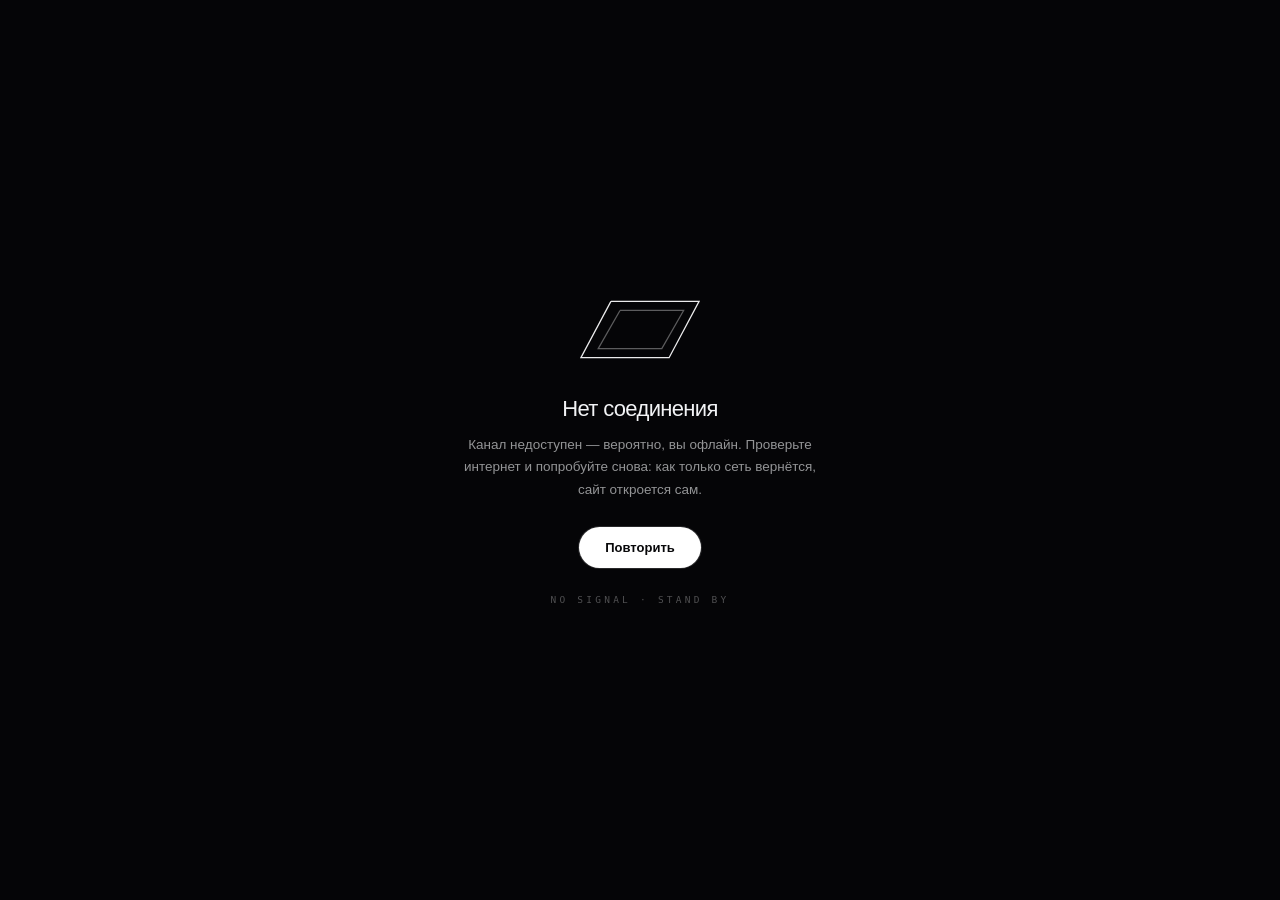
<file: offline.html>
<!DOCTYPE html>
<html lang="ru">
<head>
<meta charset="UTF-8">
<meta name="viewport" content="width=device-width, initial-scale=1.0">
<title>Нет сети — parallelogram.vpn</title>
<meta name="theme-color" content="#050507">
<link rel="icon" href="favicon.svg" type="image/svg+xml">
<style>
  *{margin:0;padding:0;box-sizing:border-box}
  html,body{height:100%}
  body{
    background:#050507;color:#f2f3f5;
    font-family:-apple-system,BlinkMacSystemFont,"Segoe UI",Manrope,Arial,sans-serif;
    display:flex;align-items:center;justify-content:center;
    -webkit-font-smoothing:antialiased;
  }
  .box{max-width:420px;padding:32px;text-align:center}
  .mark{width:120px;height:auto;margin:0 auto 28px;overflow:visible}
  .mark polygon{
    fill:none;stroke:rgba(255,255,255,.92);stroke-width:1.4;
  }
  .mark .o{stroke-dasharray:335;animation:draw 2.4s cubic-bezier(.16,1,.3,1) infinite}
  .mark .i{stroke:rgba(255,255,255,.35);stroke-dasharray:238;animation:draw 2.4s .3s cubic-bezier(.16,1,.3,1) infinite}
  @keyframes draw{0%{stroke-dashoffset:335}55%,100%{stroke-dashoffset:0}}
  h1{font-size:22px;font-weight:200;letter-spacing:-.03em;margin-bottom:12px}
  p{font-size:13.5px;line-height:1.65;color:rgba(242,243,245,.6)}
  .mono{font-family:ui-monospace,Menlo,Consolas,monospace;font-size:9.5px;letter-spacing:.34em;color:rgba(255,255,255,.3);margin-top:26px;text-transform:uppercase}
  button{
    margin-top:26px;padding:13px 26px;border-radius:999px;
    background:#fff;color:#08080a;border:0;font-weight:600;font-size:13px;
    cursor:pointer;font-family:inherit;
    box-shadow:0 0 0 1px rgba(255,255,255,.14);
  }
  button:active{transform:scale(.97)}
</style>
</head>
<body>
  <div class="box">
    <svg class="mark" viewBox="0 0 132 76" fill="none">
      <polygon class="o" points="34,7 131,7 98,69 1,69"/>
      <polygon class="i" points="44,17 114,17 90,59 20,59"/>
    </svg>
    <h1>Нет соединения</h1>
    <p>Канал недоступен — вероятно, вы офлайн. Проверьте интернет и попробуйте снова: как только сеть вернётся, сайт откроется сам.</p>
    <button onclick="location.reload()">Повторить</button>
    <div class="mono">NO SIGNAL · STAND BY</div>
  </div>
</body>
</html>
</file>
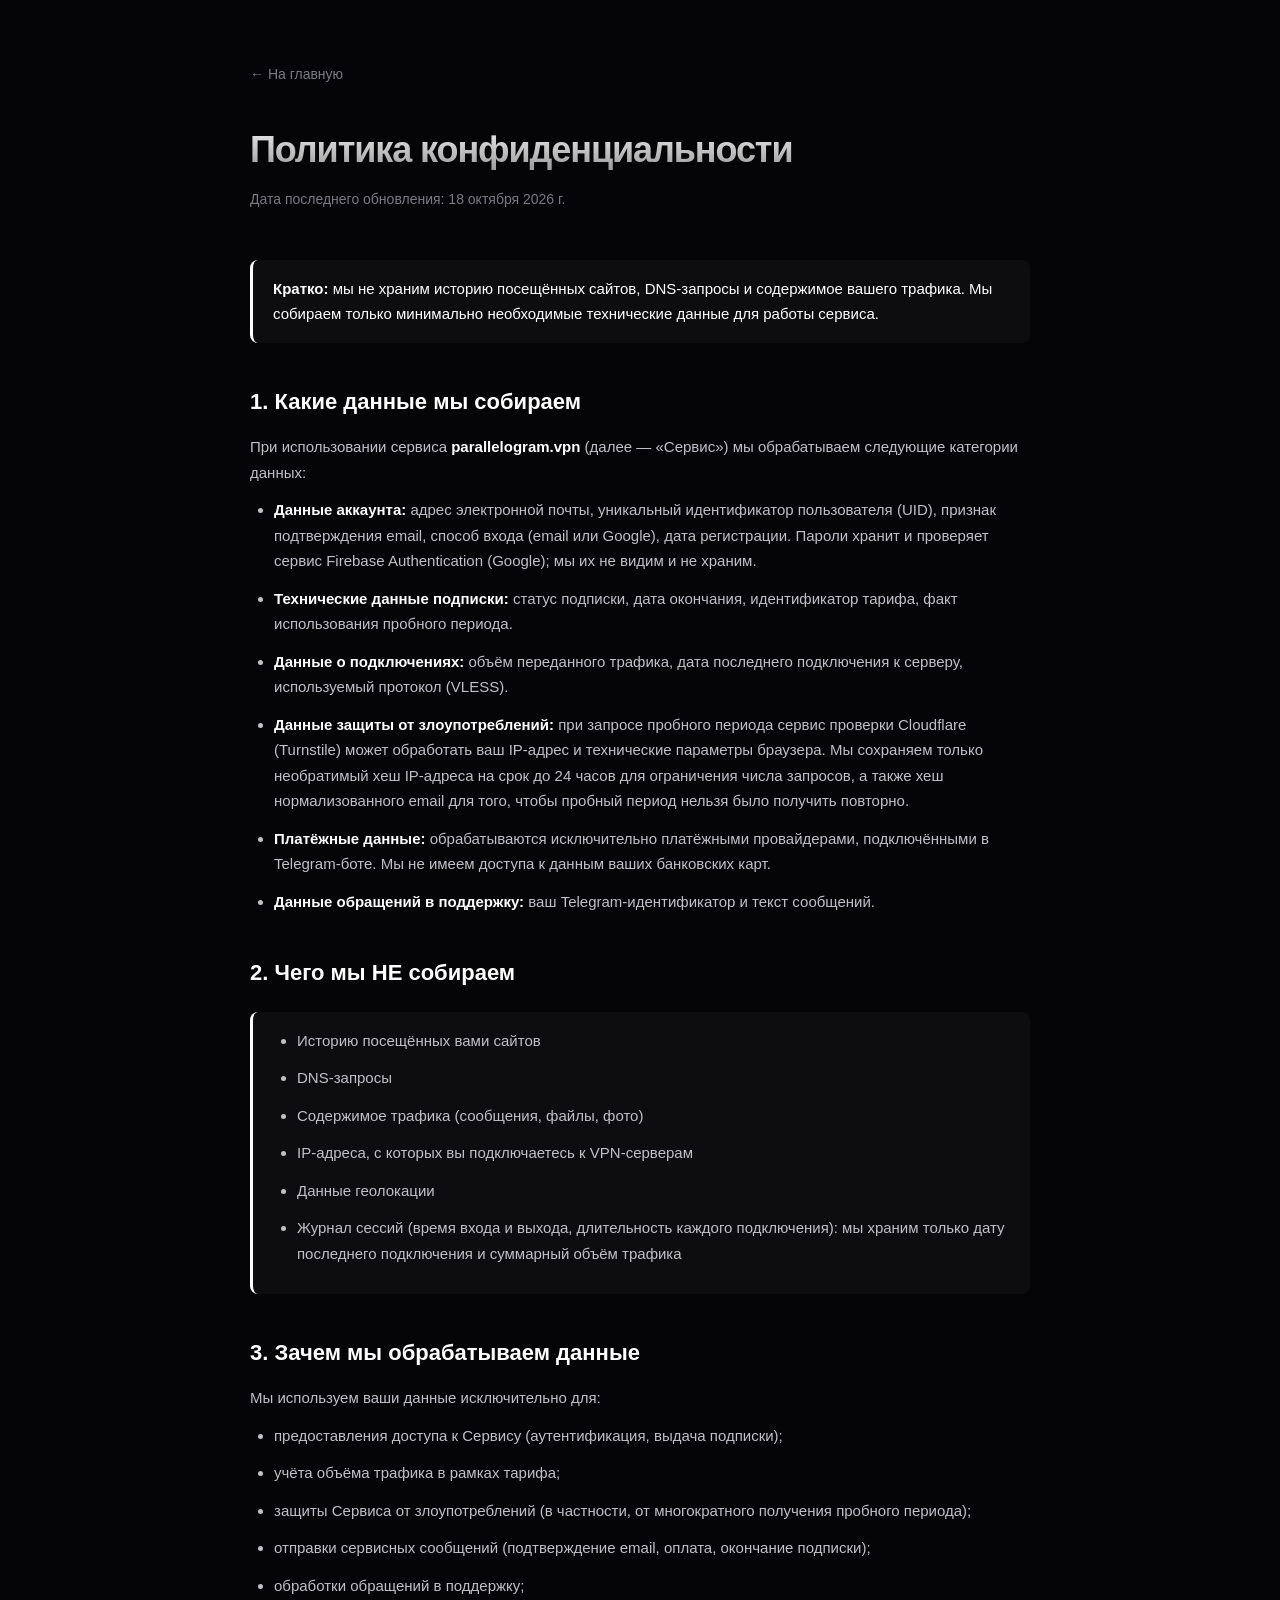
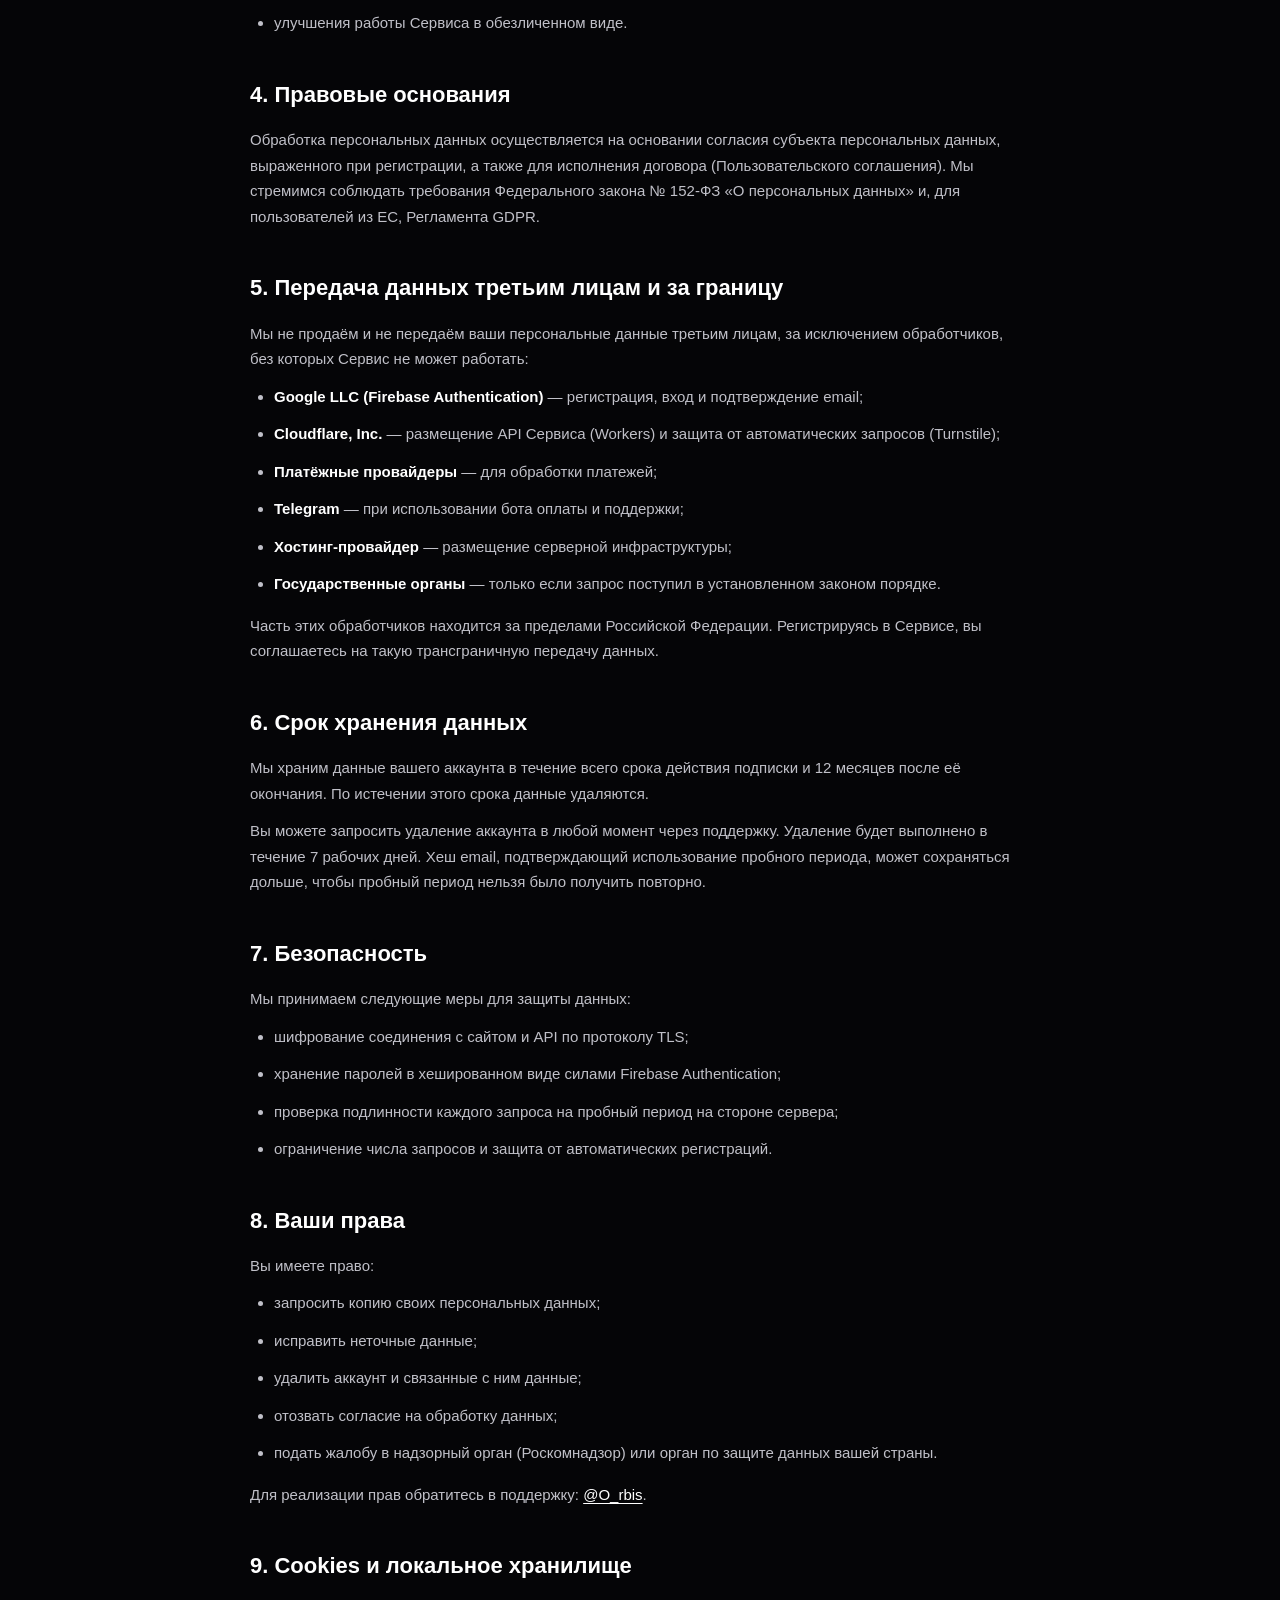
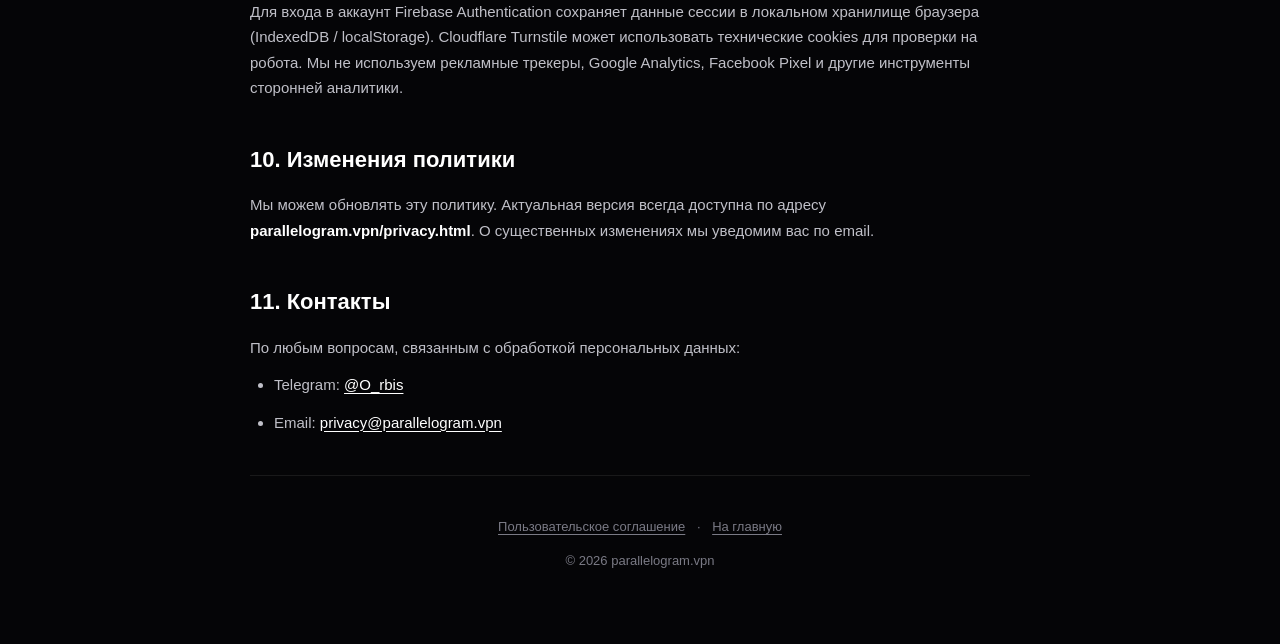
<file: privacy.html>
<!DOCTYPE html>
<html lang="ru">
<head>
<meta charset="UTF-8">
<meta name="viewport" content="width=device-width, initial-scale=1.0">
<meta name="theme-color" content="#050507">
<link rel="icon" href="favicon.svg" type="image/svg+xml">
<link rel="icon" href="favicon.ico" sizes="any">
<link rel="apple-touch-icon" href="apple-touch-icon.png">
<link rel="stylesheet" href="legal.css">
<title>Политика конфиденциальности — parallelogram.vpn</title>
<meta name="description" content="Какие данные parallelogram.vpn собирает и зачем: аккаунт, подписка, объём трафика. Историю сайтов, DNS-запросы и содержимое трафика мы не храним.">
<link rel="canonical" href="https://parallelogram.vpn/privacy.html">
<meta property="og:title" content="Политика конфиденциальности — parallelogram.vpn">
<meta property="og:type" content="article">
<meta property="og:image" content="https://parallelogram.vpn/og-image.png">
</head>
<body>
<div class="container">
  <a href="index.html" class="back">← На главную</a>

  <h1>Политика конфиденциальности</h1>
  <div class="updated">Дата последнего обновления: 18 октября 2026 г.</div>

  <div class="highlight">
    <p><strong>Кратко:</strong> мы не храним историю посещённых сайтов, DNS-запросы и содержимое вашего трафика. Мы собираем только минимально необходимые технические данные для работы сервиса.</p>
  </div>

  <h2>1. Какие данные мы собираем</h2>
  <p>При использовании сервиса <strong>parallelogram.vpn</strong> (далее — «Сервис») мы обрабатываем следующие категории данных:</p>
  <ul>
    <li><strong>Данные аккаунта:</strong> адрес электронной почты, уникальный идентификатор пользователя (UID), признак подтверждения email, способ входа (email или Google), дата регистрации. Пароли хранит и проверяет сервис Firebase Authentication (Google); мы их не видим и не храним.</li>
    <li><strong>Технические данные подписки:</strong> статус подписки, дата окончания, идентификатор тарифа, факт использования пробного периода.</li>
    <li><strong>Данные о подключениях:</strong> объём переданного трафика, дата последнего подключения к серверу, используемый протокол (VLESS).</li>
    <li><strong>Данные защиты от злоупотреблений:</strong> при запросе пробного периода сервис проверки Cloudflare (Turnstile) может обработать ваш IP-адрес и технические параметры браузера. Мы сохраняем только необратимый хеш IP-адреса на срок до 24 часов для ограничения числа запросов, а также хеш нормализованного email для того, чтобы пробный период нельзя было получить повторно.</li>
    <li><strong>Платёжные данные:</strong> обрабатываются исключительно платёжными провайдерами, подключёнными в Telegram-боте. Мы не имеем доступа к данным ваших банковских карт.</li>
    <li><strong>Данные обращений в поддержку:</strong> ваш Telegram-идентификатор и текст сообщений.</li>
  </ul>

  <h2>2. Чего мы НЕ собираем</h2>
  <div class="highlight">
    <ul>
      <li>Историю посещённых вами сайтов</li>
      <li>DNS-запросы</li>
      <li>Содержимое трафика (сообщения, файлы, фото)</li>
      <li>IP-адреса, с которых вы подключаетесь к VPN-серверам</li>
      <li>Данные геолокации</li>
      <li>Журнал сессий (время входа и выхода, длительность каждого подключения): мы храним только дату последнего подключения и суммарный объём трафика</li>
    </ul>
  </div>

  <h2>3. Зачем мы обрабатываем данные</h2>
  <p>Мы используем ваши данные исключительно для:</p>
  <ul>
    <li>предоставления доступа к Сервису (аутентификация, выдача подписки);</li>
    <li>учёта объёма трафика в рамках тарифа;</li>
    <li>защиты Сервиса от злоупотреблений (в частности, от многократного получения пробного периода);</li>
    <li>отправки сервисных сообщений (подтверждение email, оплата, окончание подписки);</li>
    <li>обработки обращений в поддержку;</li>
    <li>улучшения работы Сервиса в обезличенном виде.</li>
  </ul>

  <h2>4. Правовые основания</h2>
  <p>Обработка персональных данных осуществляется на основании согласия субъекта персональных данных, выраженного при регистрации, а также для исполнения договора (Пользовательского соглашения). Мы стремимся соблюдать требования Федерального закона № 152-ФЗ «О персональных данных» и, для пользователей из ЕС, Регламента GDPR.</p>

  <h2>5. Передача данных третьим лицам и за границу</h2>
  <p>Мы не продаём и не передаём ваши персональные данные третьим лицам, за исключением обработчиков, без которых Сервис не может работать:</p>
  <ul>
    <li><strong>Google LLC (Firebase Authentication)</strong> — регистрация, вход и подтверждение email;</li>
    <li><strong>Cloudflare, Inc.</strong> — размещение API Сервиса (Workers) и защита от автоматических запросов (Turnstile);</li>
    <li><strong>Платёжные провайдеры</strong> — для обработки платежей;</li>
    <li><strong>Telegram</strong> — при использовании бота оплаты и поддержки;</li>
    <li><strong>Хостинг-провайдер</strong> — размещение серверной инфраструктуры;</li>
    <li><strong>Государственные органы</strong> — только если запрос поступил в установленном законом порядке.</li>
  </ul>
  <p>Часть этих обработчиков находится за пределами Российской Федерации. Регистрируясь в Сервисе, вы соглашаетесь на такую трансграничную передачу данных.</p>

  <h2>6. Срок хранения данных</h2>
  <p>Мы храним данные вашего аккаунта в течение всего срока действия подписки и 12 месяцев после её окончания. По истечении этого срока данные удаляются.</p>
  <p>Вы можете запросить удаление аккаунта в любой момент через поддержку. Удаление будет выполнено в течение 7 рабочих дней. Хеш email, подтверждающий использование пробного периода, может сохраняться дольше, чтобы пробный период нельзя было получить повторно.</p>

  <h2>7. Безопасность</h2>
  <p>Мы принимаем следующие меры для защиты данных:</p>
  <ul>
    <li>шифрование соединения с сайтом и API по протоколу TLS;</li>
    <li>хранение паролей в хешированном виде силами Firebase Authentication;</li>
    <li>проверка подлинности каждого запроса на пробный период на стороне сервера;</li>
    <li>ограничение числа запросов и защита от автоматических регистраций.</li>
  </ul>

  <h2>8. Ваши права</h2>
  <p>Вы имеете право:</p>
  <ul>
    <li>запросить копию своих персональных данных;</li>
    <li>исправить неточные данные;</li>
    <li>удалить аккаунт и связанные с ним данные;</li>
    <li>отозвать согласие на обработку данных;</li>
    <li>подать жалобу в надзорный орган (Роскомнадзор) или орган по защите данных вашей страны.</li>
  </ul>
  <p>Для реализации прав обратитесь в поддержку: <a href="https://t.me/O_rbis">@O_rbis</a>.</p>

  <h2>9. Cookies и локальное хранилище</h2>
  <p>Для входа в аккаунт Firebase Authentication сохраняет данные сессии в локальном хранилище браузера (IndexedDB / localStorage). Cloudflare Turnstile может использовать технические cookies для проверки на робота. Мы не используем рекламные трекеры, Google Analytics, Facebook Pixel и другие инструменты сторонней аналитики.</p>

  <h2>10. Изменения политики</h2>
  <p>Мы можем обновлять эту политику. Актуальная версия всегда доступна по адресу <strong>parallelogram.vpn/privacy.html</strong>. О существенных изменениях мы уведомим вас по email.</p>

  <h2>11. Контакты</h2>
  <p>По любым вопросам, связанным с обработкой персональных данных:</p>
  <ul>
    <li>Telegram: <a href="https://t.me/O_rbis">@O_rbis</a></li>
    <li>Email: <a href="mailto:privacy@parallelogram.vpn">privacy@parallelogram.vpn</a></li>
  </ul>

  <div class="divider"></div>
  <div class="legal-footer">
    <p><a href="terms.html">Пользовательское соглашение</a> · <a href="index.html">На главную</a></p>
    <p>© 2026 parallelogram.vpn</p>
  </div>
</div>
</body>
</html>
</file>
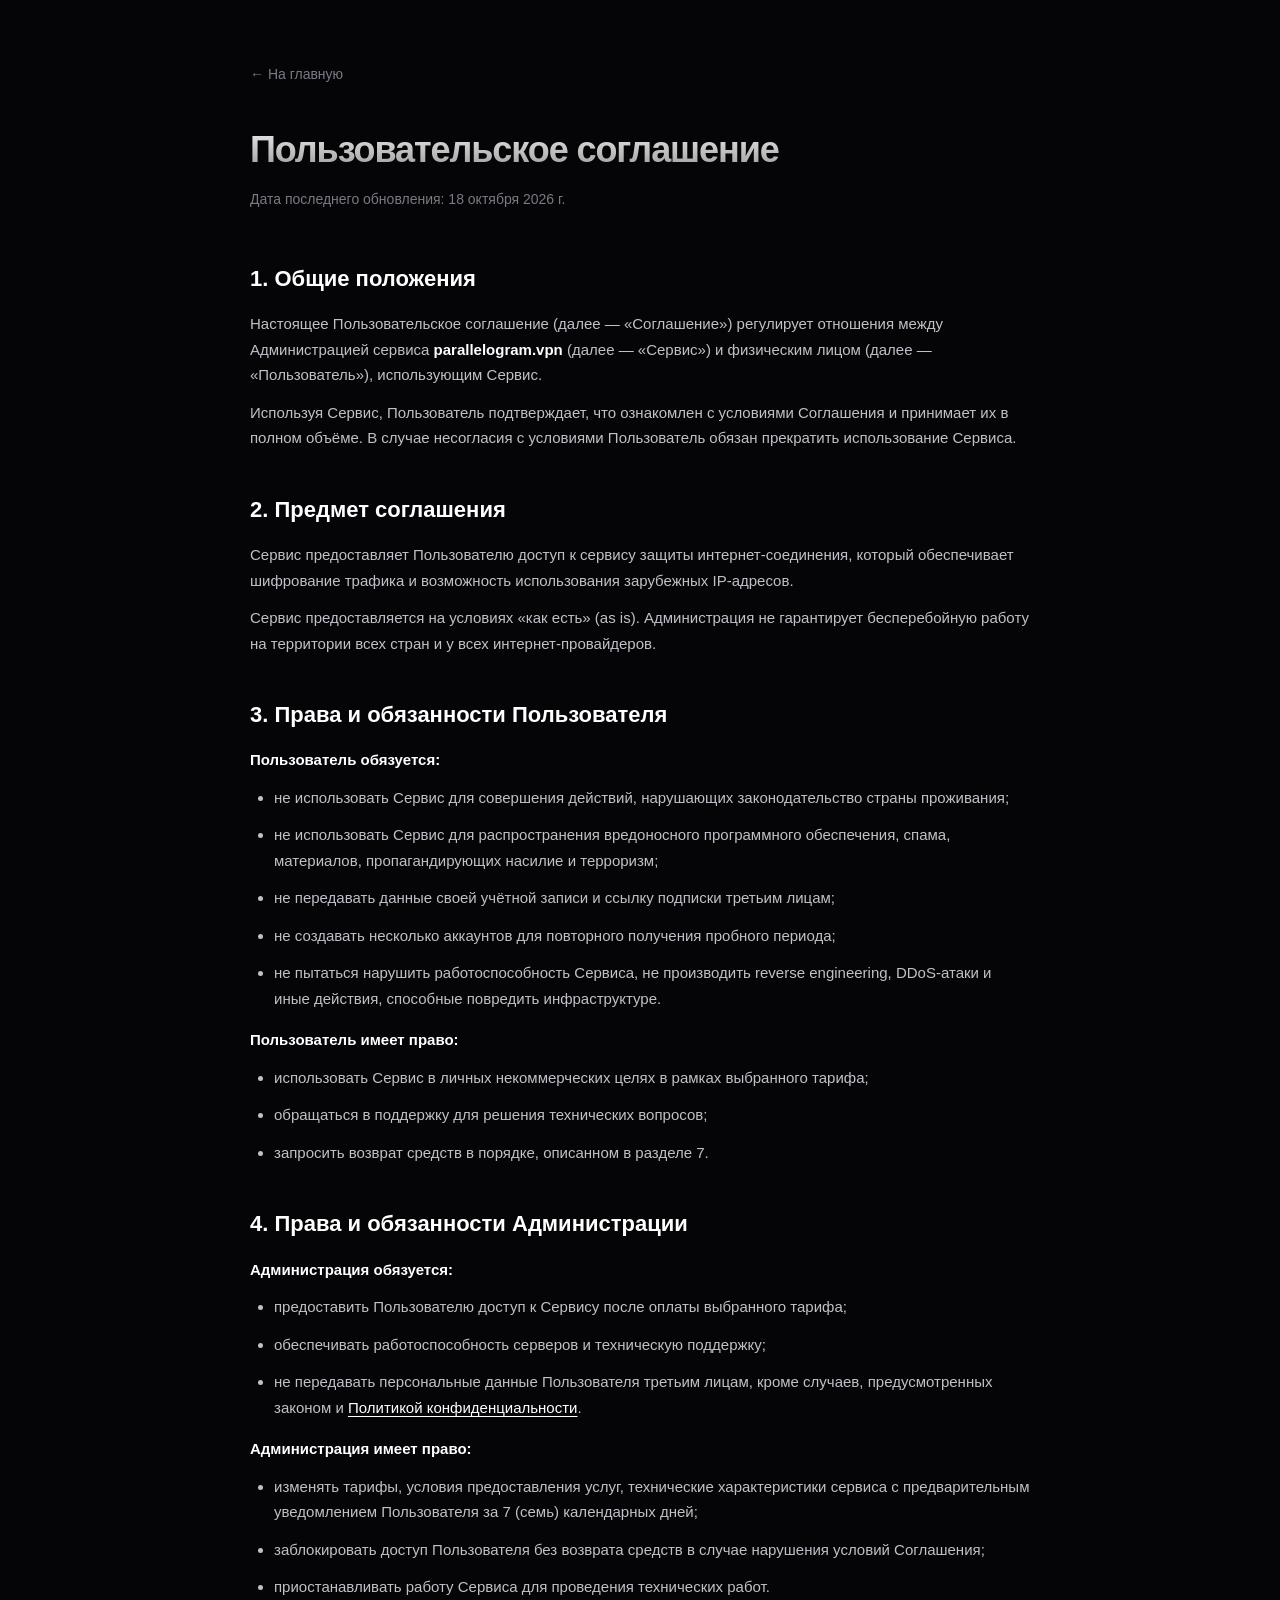
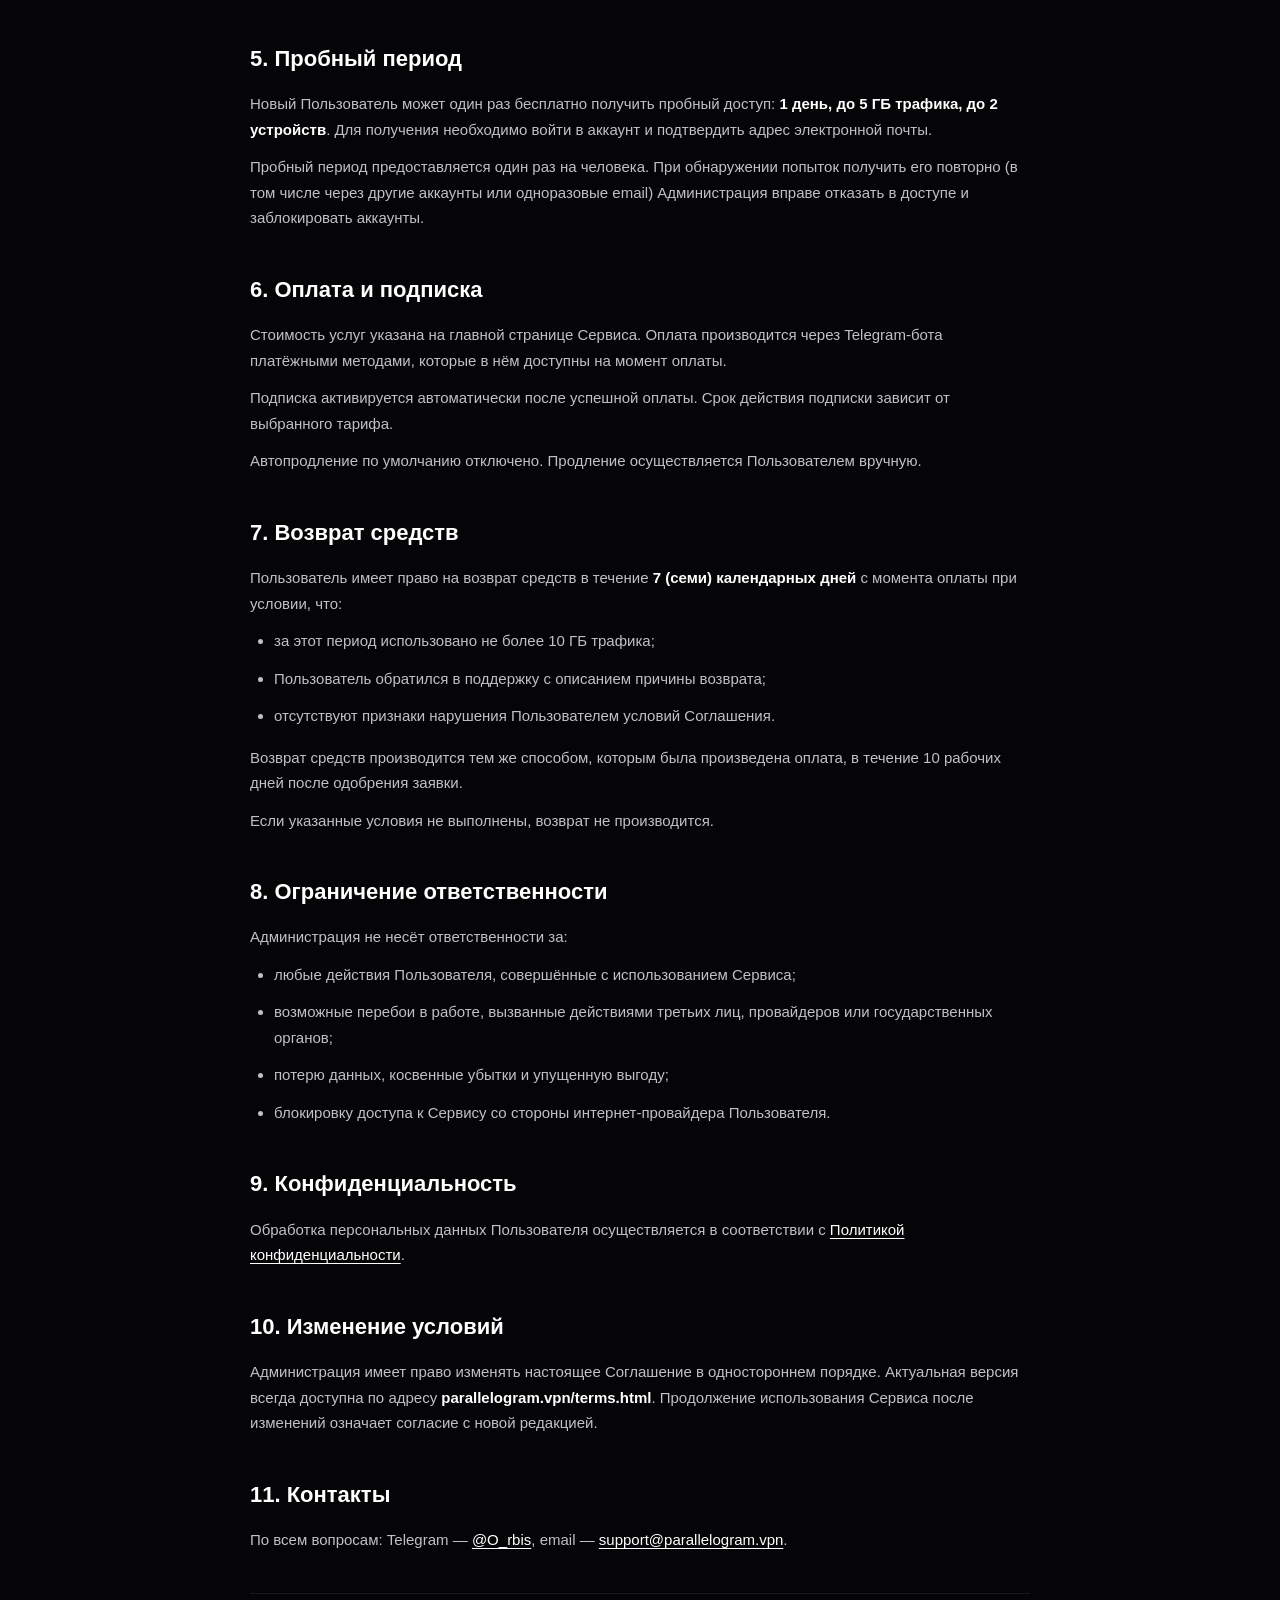
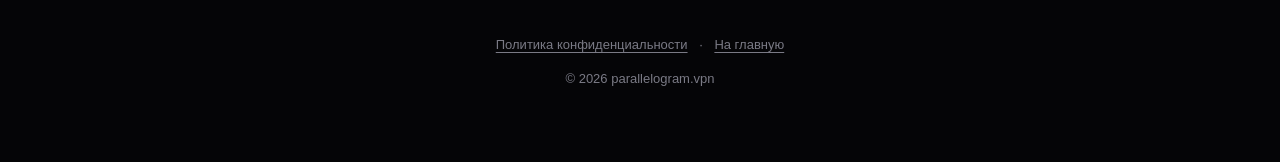
<file: terms.html>
<!DOCTYPE html>
<html lang="ru">
<head>
<meta charset="UTF-8">
<meta name="viewport" content="width=device-width, initial-scale=1.0">
<meta name="theme-color" content="#050507">
<link rel="icon" href="favicon.svg" type="image/svg+xml">
<link rel="icon" href="favicon.ico" sizes="any">
<link rel="apple-touch-icon" href="apple-touch-icon.png">
<link rel="stylesheet" href="legal.css">
<title>Пользовательское соглашение — parallelogram.vpn</title>
<meta name="description" content="Условия использования parallelogram.vpn: права и обязанности сторон, оплата, пробный период и возврат средств в течение 7 дней.">
<link rel="canonical" href="https://parallelogram.vpn/terms.html">
<meta property="og:title" content="Пользовательское соглашение — parallelogram.vpn">
<meta property="og:type" content="article">
<meta property="og:image" content="https://parallelogram.vpn/og-image.png">
</head>
<body>
<div class="container">
  <a href="index.html" class="back">← На главную</a>

  <h1>Пользовательское соглашение</h1>
  <div class="updated">Дата последнего обновления: 18 октября 2026 г.</div>

  <h2>1. Общие положения</h2>
  <p>Настоящее Пользовательское соглашение (далее — «Соглашение») регулирует отношения между Администрацией сервиса <strong>parallelogram.vpn</strong> (далее — «Сервис») и физическим лицом (далее — «Пользователь»), использующим Сервис.</p>
  <p>Используя Сервис, Пользователь подтверждает, что ознакомлен с условиями Соглашения и принимает их в полном объёме. В случае несогласия с условиями Пользователь обязан прекратить использование Сервиса.</p>

  <h2>2. Предмет соглашения</h2>
  <p>Сервис предоставляет Пользователю доступ к сервису защиты интернет-соединения, который обеспечивает шифрование трафика и возможность использования зарубежных IP-адресов.</p>
  <p>Сервис предоставляется на условиях «как есть» (as is). Администрация не гарантирует бесперебойную работу на территории всех стран и у всех интернет-провайдеров.</p>

  <h2>3. Права и обязанности Пользователя</h2>
  <p><strong>Пользователь обязуется:</strong></p>
  <ul>
    <li>не использовать Сервис для совершения действий, нарушающих законодательство страны проживания;</li>
    <li>не использовать Сервис для распространения вредоносного программного обеспечения, спама, материалов, пропагандирующих насилие и терроризм;</li>
    <li>не передавать данные своей учётной записи и ссылку подписки третьим лицам;</li>
    <li>не создавать несколько аккаунтов для повторного получения пробного периода;</li>
    <li>не пытаться нарушить работоспособность Сервиса, не производить reverse engineering, DDoS-атаки и иные действия, способные повредить инфраструктуре.</li>
  </ul>
  <p><strong>Пользователь имеет право:</strong></p>
  <ul>
    <li>использовать Сервис в личных некоммерческих целях в рамках выбранного тарифа;</li>
    <li>обращаться в поддержку для решения технических вопросов;</li>
    <li>запросить возврат средств в порядке, описанном в разделе 7.</li>
  </ul>

  <h2>4. Права и обязанности Администрации</h2>
  <p><strong>Администрация обязуется:</strong></p>
  <ul>
    <li>предоставить Пользователю доступ к Сервису после оплаты выбранного тарифа;</li>
    <li>обеспечивать работоспособность серверов и техническую поддержку;</li>
    <li>не передавать персональные данные Пользователя третьим лицам, кроме случаев, предусмотренных законом и <a href="privacy.html">Политикой конфиденциальности</a>.</li>
  </ul>
  <p><strong>Администрация имеет право:</strong></p>
  <ul>
    <li>изменять тарифы, условия предоставления услуг, технические характеристики сервиса с предварительным уведомлением Пользователя за 7 (семь) календарных дней;</li>
    <li>заблокировать доступ Пользователя без возврата средств в случае нарушения условий Соглашения;</li>
    <li>приостанавливать работу Сервиса для проведения технических работ.</li>
  </ul>

  <h2>5. Пробный период</h2>
  <p>Новый Пользователь может один раз бесплатно получить пробный доступ: <strong>1 день, до 5 ГБ трафика, до 2 устройств</strong>. Для получения необходимо войти в аккаунт и подтвердить адрес электронной почты.</p>
  <p>Пробный период предоставляется один раз на человека. При обнаружении попыток получить его повторно (в том числе через другие аккаунты или одноразовые email) Администрация вправе отказать в доступе и заблокировать аккаунты.</p>

  <h2>6. Оплата и подписка</h2>
  <p>Стоимость услуг указана на главной странице Сервиса. Оплата производится через Telegram-бота платёжными методами, которые в нём доступны на момент оплаты.</p>
  <p>Подписка активируется автоматически после успешной оплаты. Срок действия подписки зависит от выбранного тарифа.</p>
  <p>Автопродление по умолчанию отключено. Продление осуществляется Пользователем вручную.</p>

  <h2>7. Возврат средств</h2>
  <p id="refund">Пользователь имеет право на возврат средств в течение <strong>7 (семи) календарных дней</strong> с момента оплаты при условии, что:</p>
  <ul>
    <li>за этот период использовано не более 10 ГБ трафика;</li>
    <li>Пользователь обратился в поддержку с описанием причины возврата;</li>
    <li>отсутствуют признаки нарушения Пользователем условий Соглашения.</li>
  </ul>
  <p>Возврат средств производится тем же способом, которым была произведена оплата, в течение 10 рабочих дней после одобрения заявки.</p>
  <p>Если указанные условия не выполнены, возврат не производится.</p>

  <h2>8. Ограничение ответственности</h2>
  <p>Администрация не несёт ответственности за:</p>
  <ul>
    <li>любые действия Пользователя, совершённые с использованием Сервиса;</li>
    <li>возможные перебои в работе, вызванные действиями третьих лиц, провайдеров или государственных органов;</li>
    <li>потерю данных, косвенные убытки и упущенную выгоду;</li>
    <li>блокировку доступа к Сервису со стороны интернет-провайдера Пользователя.</li>
  </ul>

  <h2>9. Конфиденциальность</h2>
  <p>Обработка персональных данных Пользователя осуществляется в соответствии с <a href="privacy.html">Политикой конфиденциальности</a>.</p>

  <h2>10. Изменение условий</h2>
  <p>Администрация имеет право изменять настоящее Соглашение в одностороннем порядке. Актуальная версия всегда доступна по адресу <strong>parallelogram.vpn/terms.html</strong>. Продолжение использования Сервиса после изменений означает согласие с новой редакцией.</p>

  <h2>11. Контакты</h2>
  <p>По всем вопросам: Telegram — <a href="https://t.me/O_rbis">@O_rbis</a>, email — <a href="mailto:support@parallelogram.vpn">support@parallelogram.vpn</a>.</p>

  <div class="divider"></div>
  <div class="legal-footer">
    <p><a href="privacy.html">Политика конфиденциальности</a> · <a href="index.html">На главную</a></p>
    <p>© 2026 parallelogram.vpn</p>
  </div>
</div>
</body>
</html>
</file>
<file: legal.css>
* { margin: 0; padding: 0; box-sizing: border-box; }
body {
  background: #050507;
  color: #e8e8ec;
  font-family: 'Inter', -apple-system, BlinkMacSystemFont, 'Segoe UI', sans-serif;
  line-height: 1.7;
  padding: 60px 20px;
}
.container { max-width: 780px; margin: 0 auto; }
.back {
  display: inline-flex; align-items: center; gap: 6px;
  color: #7a7a85; text-decoration: none; font-size: 14px;
  margin-bottom: 32px; transition: color 0.3s;
}
.back:hover { color: #fff; }
h1 {
  font-size: clamp(28px, 6vw, 36px);
  font-weight: 800; letter-spacing: -0.03em; margin-bottom: 8px;
  background: linear-gradient(180deg, #fff, #888);
  -webkit-background-clip: text; background-clip: text;
  -webkit-text-fill-color: transparent;
}
.updated { color: #7a7a85; font-size: 14px; margin-bottom: 48px; }
h2 { font-size: 22px; font-weight: 700; margin-top: 40px; margin-bottom: 14px; color: #fff; }
p, li { color: #c0c0c8; font-size: 15px; margin-bottom: 12px; }
ul, ol { padding-left: 24px; margin-bottom: 16px; }
a { color: #fff; text-decoration: underline; text-underline-offset: 3px; }
a:focus-visible, .back:focus-visible { outline: 2px solid #fff; outline-offset: 3px; border-radius: 4px; }
strong { color: #fff; }
.divider { height: 1px; background: rgba(255,255,255,0.08); margin: 40px 0; }
.highlight {
  background: rgba(255,255,255,0.03);
  border-left: 3px solid #fff;
  padding: 16px 20px; border-radius: 8px; margin: 20px 0;
}
.highlight p, .highlight ul { margin-bottom: 0; }
.highlight p { color: #fff; }
.legal-footer { text-align: center; color: #7a7a85; font-size: 13px; }
.legal-footer a { color: #7a7a85; margin: 0 8px; }
.legal-footer a:hover { color: #fff; }
.legal-footer p { color: #7a7a85; font-size: 13px; }
:target { scroll-margin-top: 24px; }
@media (max-width: 600px) { body { padding: 32px 16px; } h2 { font-size: 19px; } }
</file>
